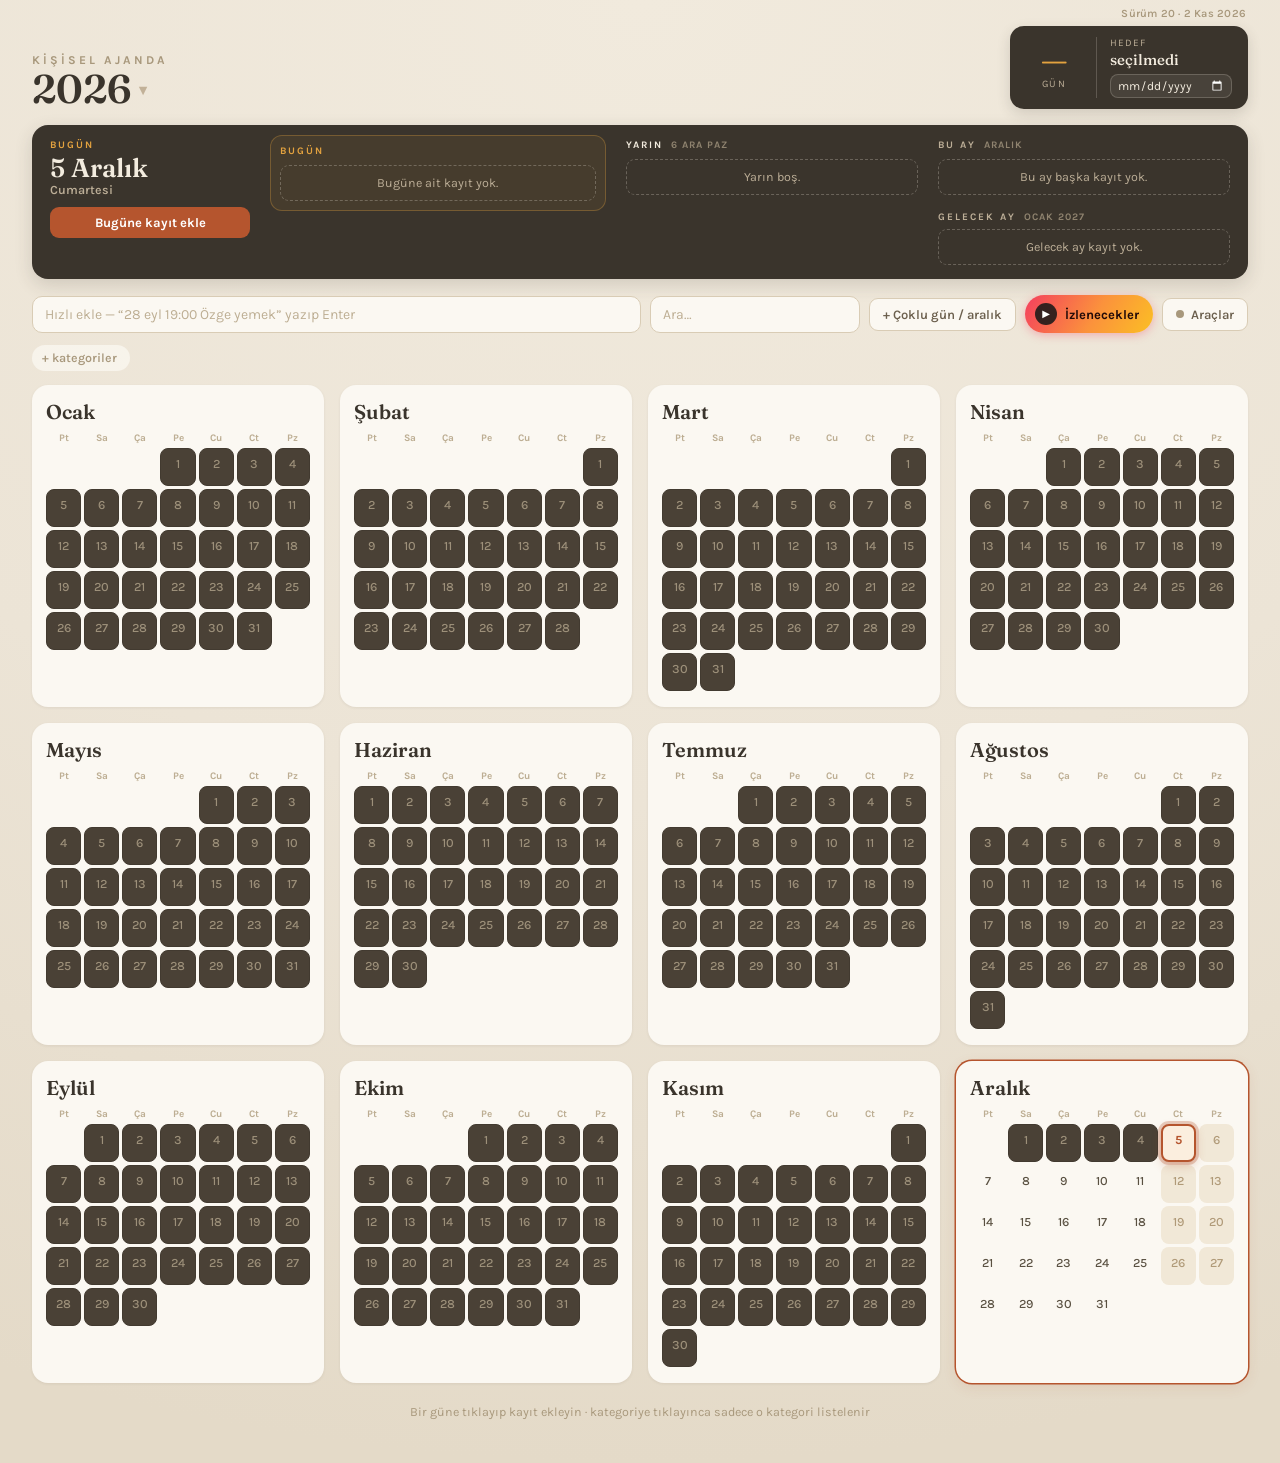
<file: index.html>
<!DOCTYPE html>
<html lang="tr">
<head>
<meta charset="utf-8">
<!-- sayfanın kendisi önbellekte eski kalmasın -->
<meta http-equiv="Cache-Control" content="no-cache, no-store, must-revalidate">
<meta http-equiv="Pragma" content="no-cache">
<meta http-equiv="Expires" content="0">
<meta name="viewport" content="width=device-width, initial-scale=1, viewport-fit=cover, maximum-scale=1, user-scalable=no">
<title>Ajanda</title>

<meta name="theme-color" content="#f6f5f2">
<meta name="apple-mobile-web-app-capable" content="yes">
<meta name="mobile-web-app-capable" content="yes">
<meta name="apple-mobile-web-app-status-bar-style" content="default">
<meta name="apple-mobile-web-app-title" content="Ajanda">
<link rel="apple-touch-icon" href="icon-180.png">
<link rel="icon" href="icon-180.png">
<link rel="manifest" href="manifest.json?v=20">

<link rel="preconnect" href="https://fonts.googleapis.com">
<link rel="preconnect" href="https://fonts.gstatic.com" crossorigin>
<link href="https://fonts.googleapis.com/css2?family=Fraunces:opsz,wght@9..144,400;9..144,500;9..144,600&family=Karla:wght@400;500;600;700&display=swap" rel="stylesheet">

<style>
  *{margin:0;padding:0}
  html,body{height:100%;background:#eceae5;-webkit-tap-highlight-color:transparent}
  body[data-ui="mobile"]{overflow:hidden}
  body[data-ui="desktop"]{height:auto;background:#ece4d6;overflow:auto}
  ::-webkit-scrollbar{width:10px;height:10px}
  ::-webkit-scrollbar-thumb{background:#cdbfa8;border-radius:8px;border:2px solid transparent;background-clip:padding-box}
</style>
</head>
<body>
<div id="app"></div>

<!-- sürüm numarasını her güncellemede artırın: ?v=20, ?v=21 ... (store.js içindeki VERSION ve version.json ile aynı) (tarayıcı önbelleğini kırar) -->
<script src="store.js?v=20"></script>
<script src="watch.js?v=20"></script>
<script src="desktop.js?v=20"></script>
<script src="mobile.js?v=20"></script>
<script src="boot.js?v=20"></script>
</body>
</html>
</file>
